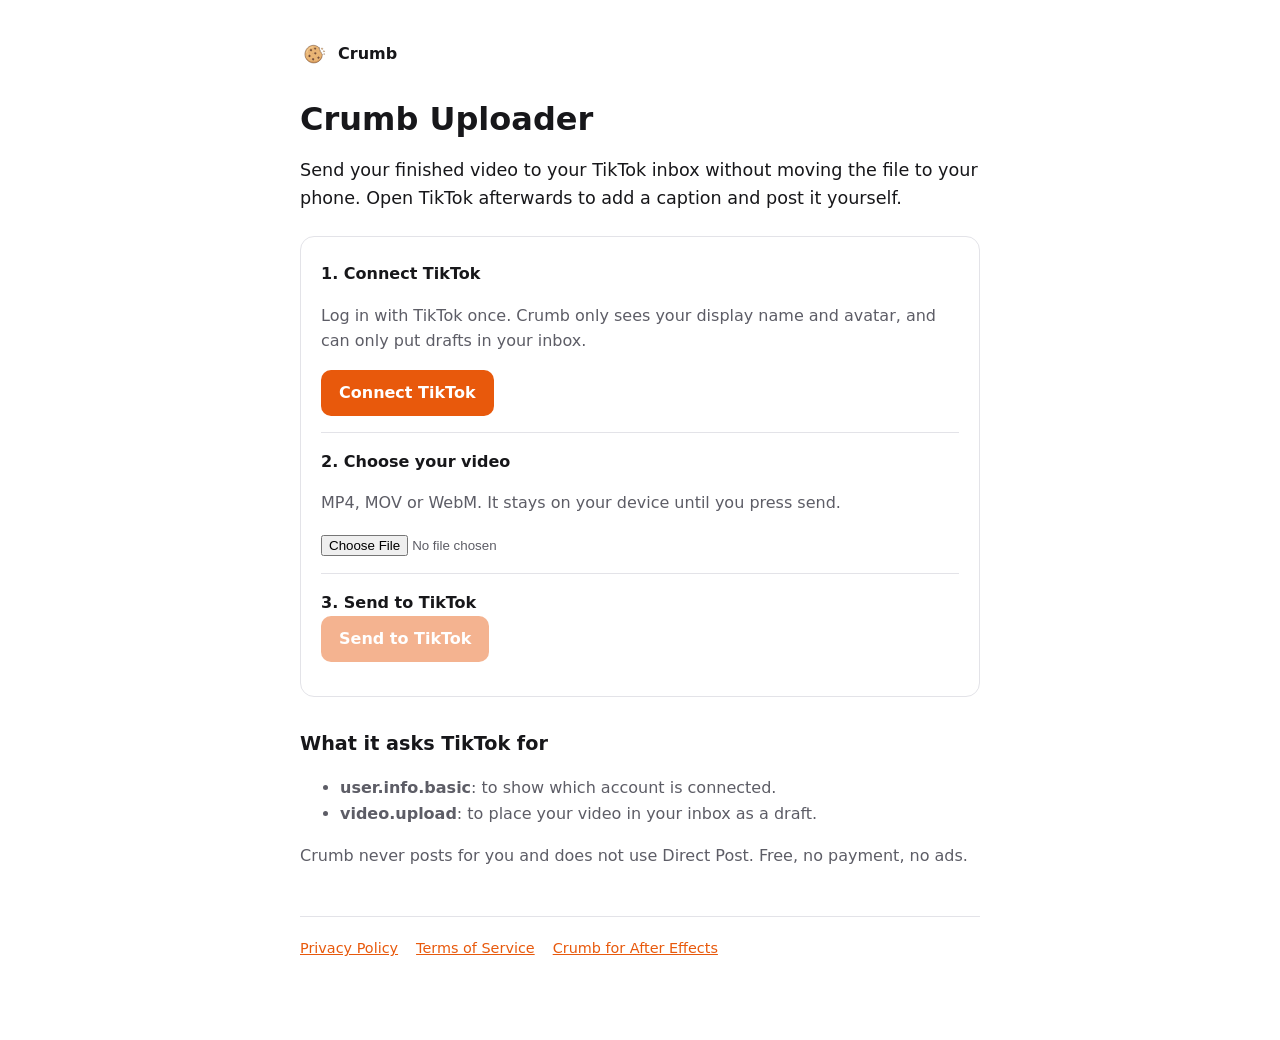
<file: uploader/index.html>
<!doctype html>
<html lang="en"><head><meta charset="utf-8"><meta name="viewport" content="width=device-width, initial-scale=1">
<title>Crumb Uploader · Send your edit to TikTok</title>
<meta name="description" content="Crumb Uploader sends your finished video to your TikTok inbox from the browser, so you can caption and post it in the app. Free, made by the Crumb team.">
<link rel="icon" href="../assets/crumb-logo.svg" type="image/svg+xml"><link rel="stylesheet" href="page.css">
</head>
<body><main>
<header class="top"><img src="../assets/crumb-logo.svg" alt=""><a href="../">Crumb</a></header>
<h1>Crumb Uploader</h1>
<p class="lead">Send your finished video to your TikTok inbox without moving the file to your phone. Open TikTok afterwards to add a caption and post it yourself.</p>

<section class="card" id="card" aria-live="polite">
  <ol class="steps">
    <li id="s1"><b>1. Connect TikTok</b>
      <p id="who">Log in with TikTok once. Crumb only sees your display name and avatar, and can only put drafts in your inbox.</p>
      <div class="row"><button id="connect" type="button">Connect TikTok</button><button id="disconnect" type="button" class="quiet" hidden>Disconnect</button></div>
    </li>
    <li id="s2"><b>2. Choose your video</b>
      <p>MP4, MOV or WebM. It stays on your device until you press send.</p>
      <input id="file" type="file" accept="video/mp4,video/quicktime,video/webm">
    </li>
    <li id="s3"><b>3. Send to TikTok</b>
      <div class="row"><button id="send" type="button" disabled>Send to TikTok</button></div>
      <progress id="bar" max="1" value="0" hidden></progress>
      <p id="msg" role="status"></p>
    </li>
  </ol>
</section>

<h2>What it asks TikTok for</h2>
<ul><li><b>user.info.basic</b>: to show which account is connected.</li><li><b>video.upload</b>: to place your video in your inbox as a draft.</li></ul>
<p>Crumb never posts for you and does not use Direct Post. Free, no payment, no ads.</p>
<nav class="foot"><a href="privacy.html">Privacy Policy</a><a href="terms.html">Terms of Service</a><a href="../">Crumb for After Effects</a></nav>
</main>
<script src="uploader.js"></script>
</body></html>
</file>
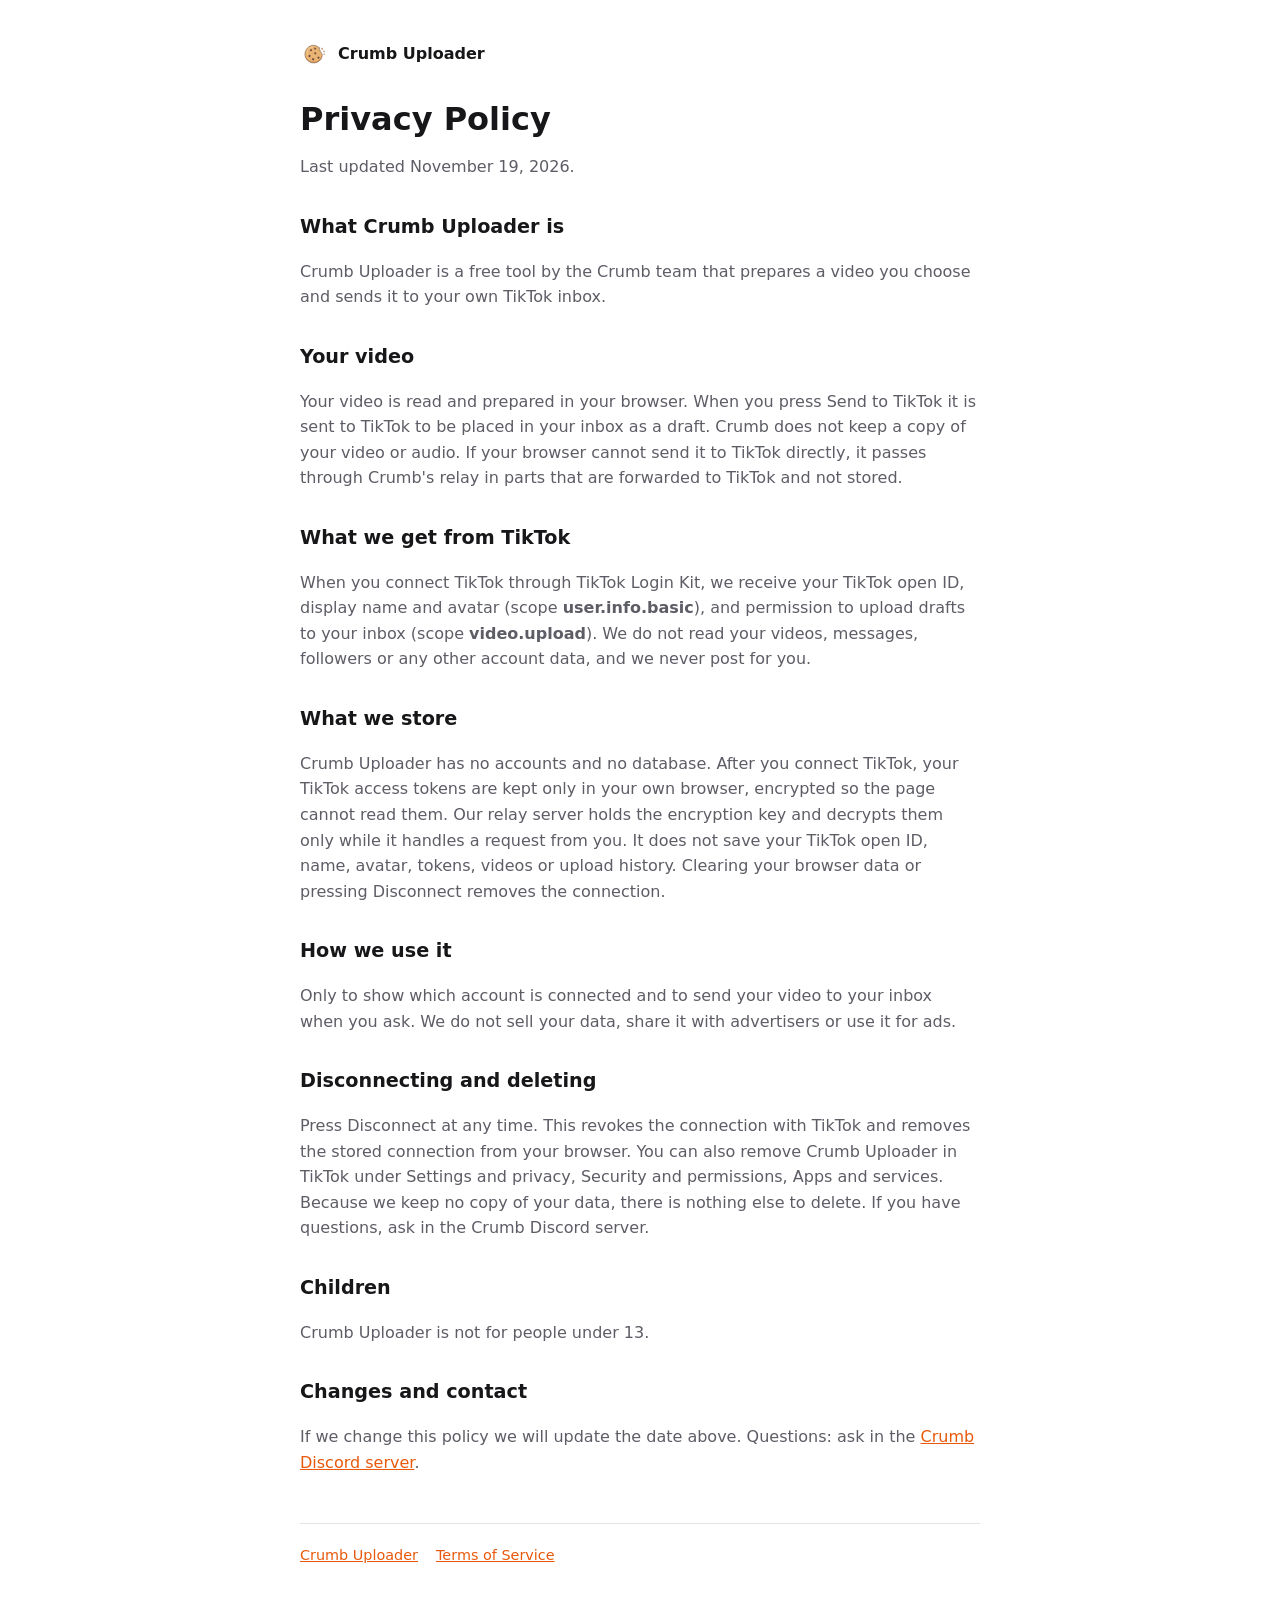
<file: uploader/privacy.html>
<!doctype html>
<html lang="en"><head><meta charset="utf-8"><meta name="viewport" content="width=device-width, initial-scale=1">
<title>Privacy Policy · Crumb Uploader</title><meta name="robots" content="index">
<link rel="icon" href="../assets/crumb-logo.svg" type="image/svg+xml"><link rel="stylesheet" href="page.css"></head>
<body><main>
<header class="top"><img src="../assets/crumb-logo.svg" alt=""><a href="./">Crumb Uploader</a></header>
<h1>Privacy Policy</h1><p>Last updated November 19, 2026.</p>
<h2>What Crumb Uploader is</h2><p>Crumb Uploader is a free tool by the Crumb team that prepares a video you choose and sends it to your own TikTok inbox.</p>
<h2>Your video</h2><p>Your video is read and prepared in your browser. When you press Send to TikTok it is sent to TikTok to be placed in your inbox as a draft. Crumb does not keep a copy of your video or audio. If your browser cannot send it to TikTok directly, it passes through Crumb's relay in parts that are forwarded to TikTok and not stored.</p>
<h2>What we get from TikTok</h2><p>When you connect TikTok through TikTok Login Kit, we receive your TikTok open ID, display name and avatar (scope <b>user.info.basic</b>), and permission to upload drafts to your inbox (scope <b>video.upload</b>). We do not read your videos, messages, followers or any other account data, and we never post for you.</p>
<h2>What we store</h2><p>Crumb Uploader has no accounts and no database. After you connect TikTok, your TikTok access tokens are kept only in your own browser, encrypted so the page cannot read them. Our relay server holds the encryption key and decrypts them only while it handles a request from you. It does not save your TikTok open ID, name, avatar, tokens, videos or upload history. Clearing your browser data or pressing Disconnect removes the connection.</p>
<h2>How we use it</h2><p>Only to show which account is connected and to send your video to your inbox when you ask. We do not sell your data, share it with advertisers or use it for ads.</p>
<h2>Disconnecting and deleting</h2><p>Press Disconnect at any time. This revokes the connection with TikTok and removes the stored connection from your browser. You can also remove Crumb Uploader in TikTok under Settings and privacy, Security and permissions, Apps and services. Because we keep no copy of your data, there is nothing else to delete. If you have questions, ask in the Crumb Discord server.</p>
<h2>Children</h2><p>Crumb Uploader is not for people under 13.</p>
<h2>Changes and contact</h2><p>If we change this policy we will update the date above. Questions: ask in the <a href="https://discord.gg/6KCEgNSDnc">Crumb Discord server</a>.</p>
<nav class="foot"><a href="./">Crumb Uploader</a><a href="terms.html">Terms of Service</a></nav>
</main></body></html>
</file>
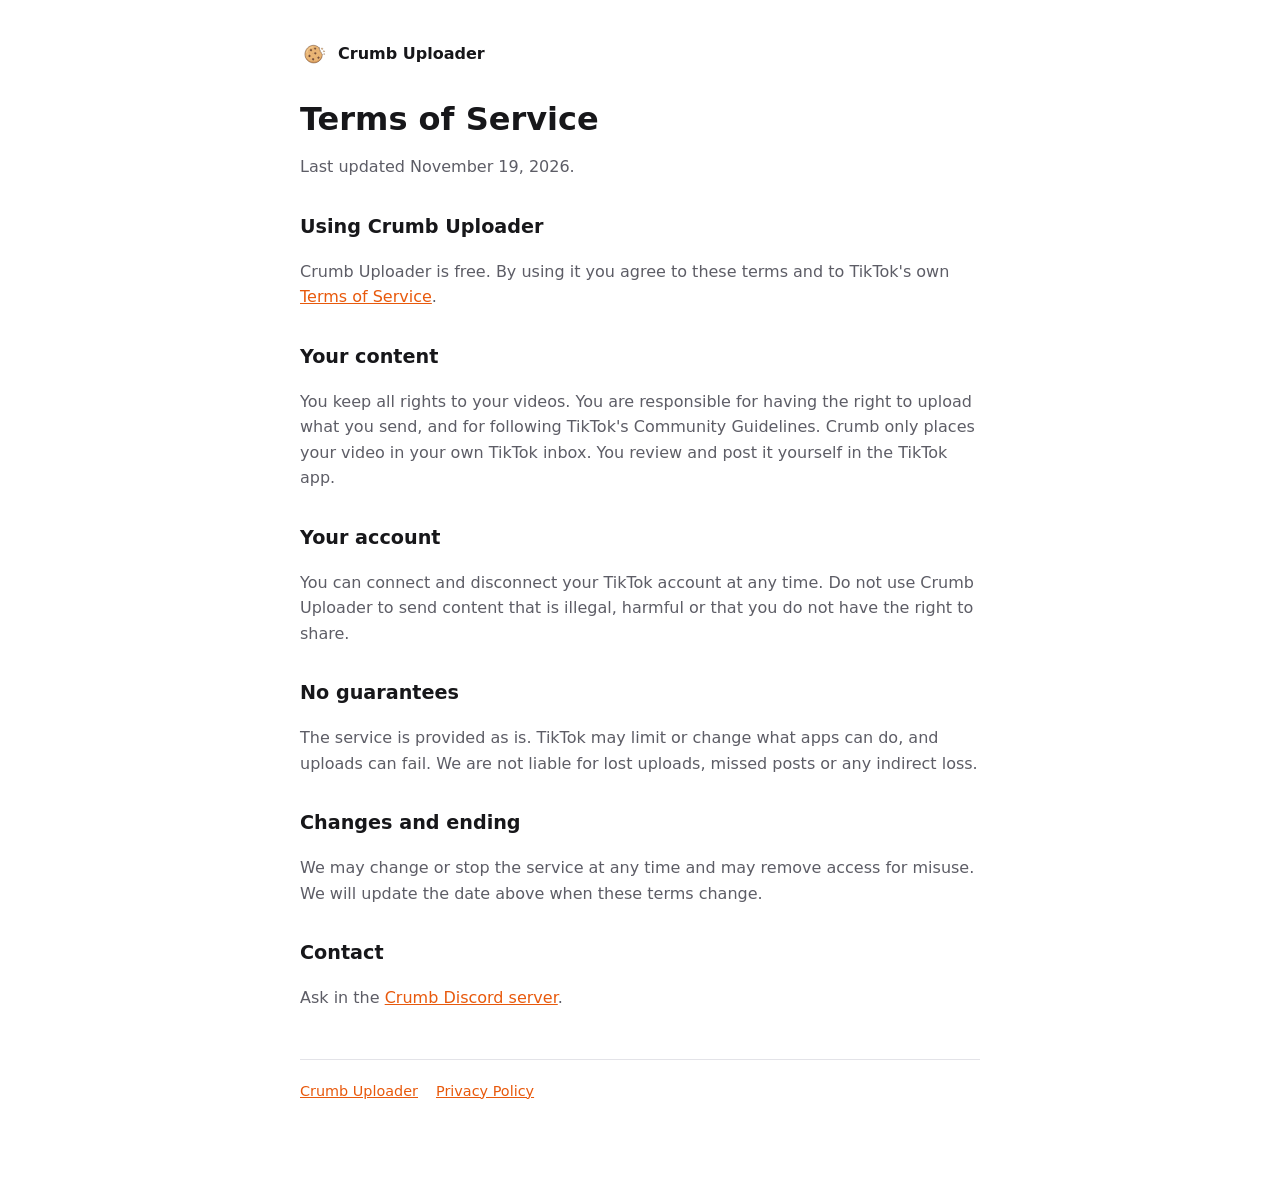
<file: uploader/terms.html>
<!doctype html>
<html lang="en"><head><meta charset="utf-8"><meta name="viewport" content="width=device-width, initial-scale=1">
<title>Terms of Service · Crumb Uploader</title><meta name="robots" content="index">
<link rel="icon" href="../assets/crumb-logo.svg" type="image/svg+xml"><link rel="stylesheet" href="page.css"></head>
<body><main>
<header class="top"><img src="../assets/crumb-logo.svg" alt=""><a href="./">Crumb Uploader</a></header>
<h1>Terms of Service</h1><p>Last updated November 19, 2026.</p>
<h2>Using Crumb Uploader</h2><p>Crumb Uploader is free. By using it you agree to these terms and to TikTok's own <a href="https://www.tiktok.com/legal/page/global/terms-of-service/en">Terms of Service</a>.</p>
<h2>Your content</h2><p>You keep all rights to your videos. You are responsible for having the right to upload what you send, and for following TikTok's Community Guidelines. Crumb only places your video in your own TikTok inbox. You review and post it yourself in the TikTok app.</p>
<h2>Your account</h2><p>You can connect and disconnect your TikTok account at any time. Do not use Crumb Uploader to send content that is illegal, harmful or that you do not have the right to share.</p>
<h2>No guarantees</h2><p>The service is provided as is. TikTok may limit or change what apps can do, and uploads can fail. We are not liable for lost uploads, missed posts or any indirect loss.</p>
<h2>Changes and ending</h2><p>We may change or stop the service at any time and may remove access for misuse. We will update the date above when these terms change.</p>
<h2>Contact</h2><p>Ask in the <a href="https://discord.gg/6KCEgNSDnc">Crumb Discord server</a>.</p>
<nav class="foot"><a href="./">Crumb Uploader</a><a href="privacy.html">Privacy Policy</a></nav>
</main></body></html>
</file>
<file: uploader/page.css>
:root{color-scheme:light dark;--bg:#fff;--fg:#17171a;--dim:#5d5d66;--line:#e3e3e8;--accent:#e8590c}
@media (prefers-color-scheme:dark){:root{--bg:#0b0b0c;--fg:#f2f2f4;--dim:#a1a1ab;--line:#26262b;--accent:#ff8a3d}}
*{box-sizing:border-box}body{margin:0;background:var(--bg);color:var(--fg);font:16px/1.6 Inter,system-ui,Segoe UI,sans-serif}
main{max-width:720px;margin:0 auto;padding:40px 20px 80px}header.top{display:flex;align-items:center;gap:10px;margin-bottom:32px}
header.top img{width:28px;height:28px}header.top a{color:var(--fg);font-weight:700;text-decoration:none}
h1{font-size:2rem;line-height:1.2;margin:0 0 12px}h2{font-size:1.2rem;margin:32px 0 6px}p,li{color:var(--dim)}a{color:var(--accent)}
.lead{font-size:1.1rem;color:var(--fg)}nav.foot{margin-top:48px;padding-top:20px;border-top:1px solid var(--line);display:flex;gap:18px;flex-wrap:wrap;font-size:.9rem}
.card{border:1px solid var(--line);border-radius:14px;padding:8px 20px;margin:24px 0}.steps{list-style:none;margin:0;padding:0}.steps li{padding:16px 0;border-bottom:1px solid var(--line)}.steps li:last-child{border:0}
.steps b{color:var(--fg)}.row{display:flex;gap:10px;flex-wrap:wrap}button{font:inherit;font-weight:600;background:var(--accent);color:#fff;border:0;border-radius:10px;padding:10px 18px;cursor:pointer}
button.quiet{background:transparent;color:var(--dim);border:1px solid var(--line)}button:disabled{opacity:.45;cursor:default}button[hidden]{display:none}progress{width:100%;margin-top:10px}#msg{margin:10px 0 0}#msg.bad{color:#d92d20}
input[type=file]{color:var(--dim);max-width:100%}
</file>
